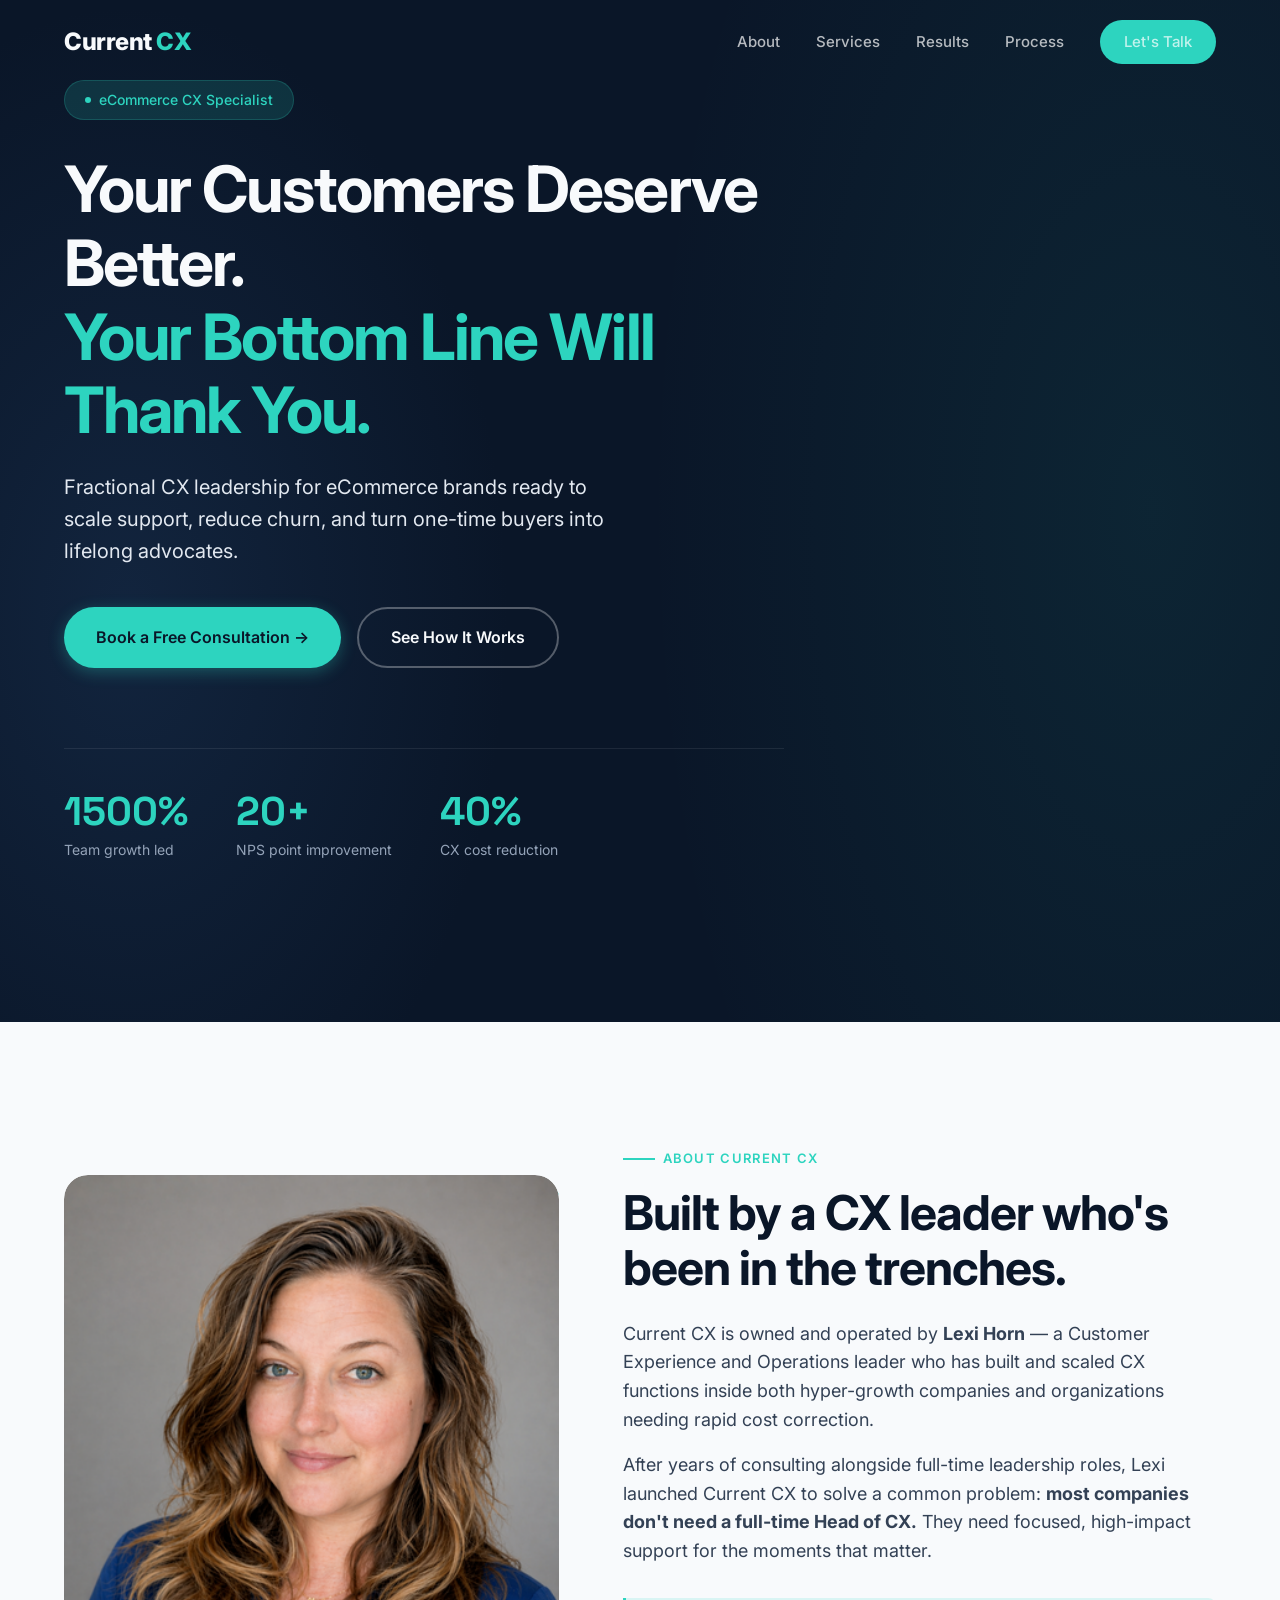
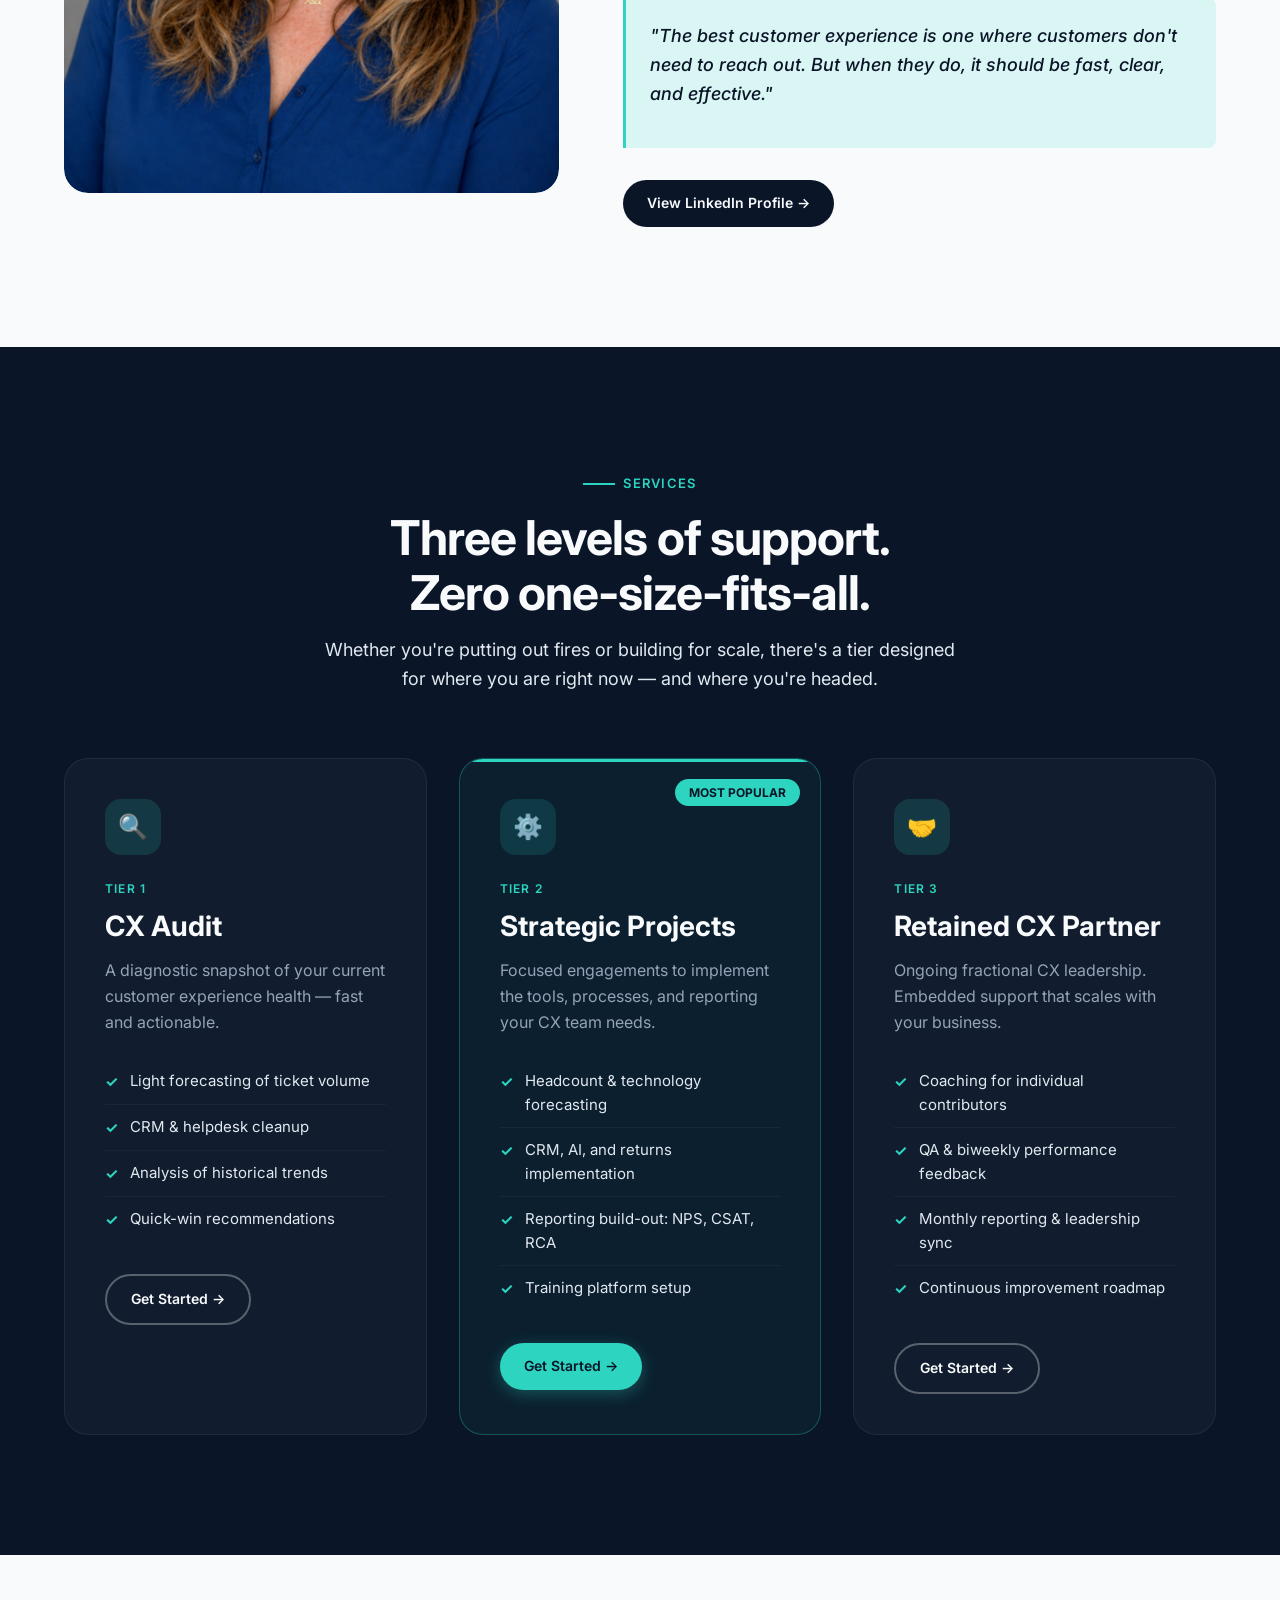
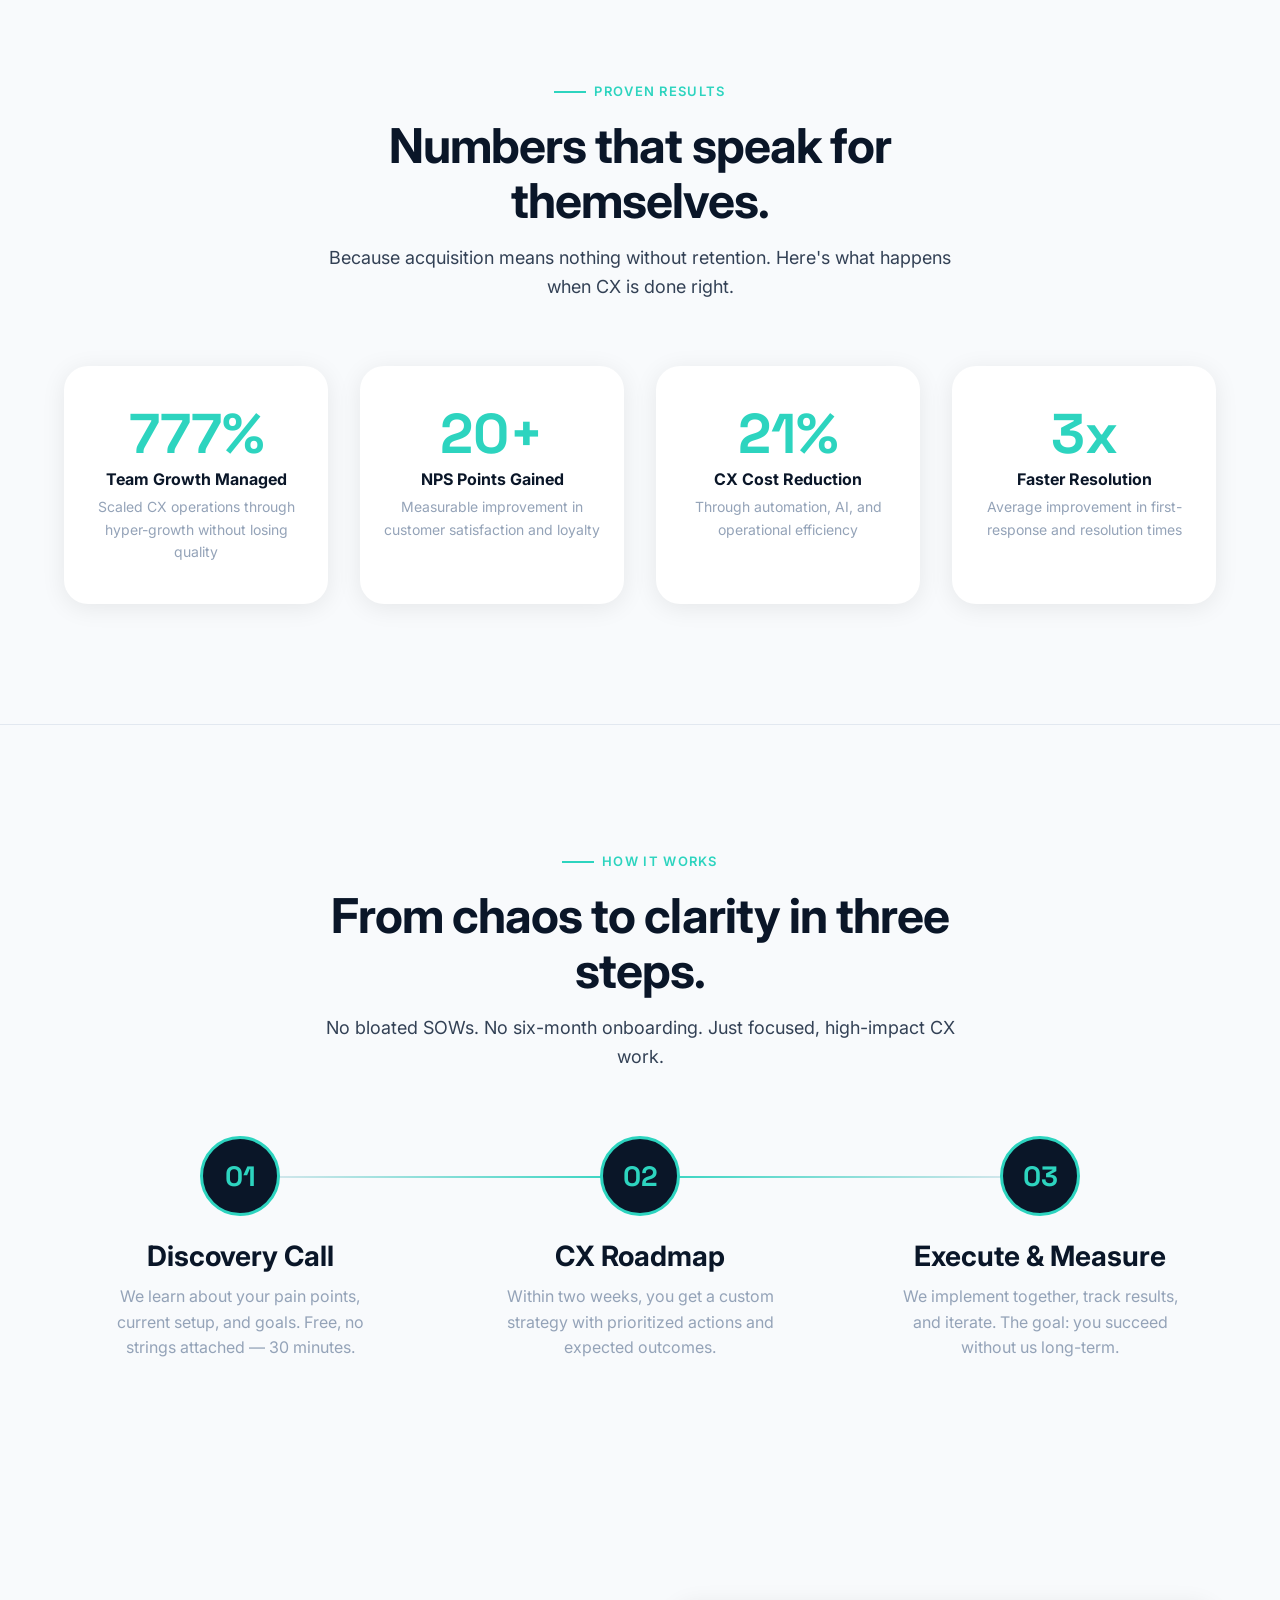
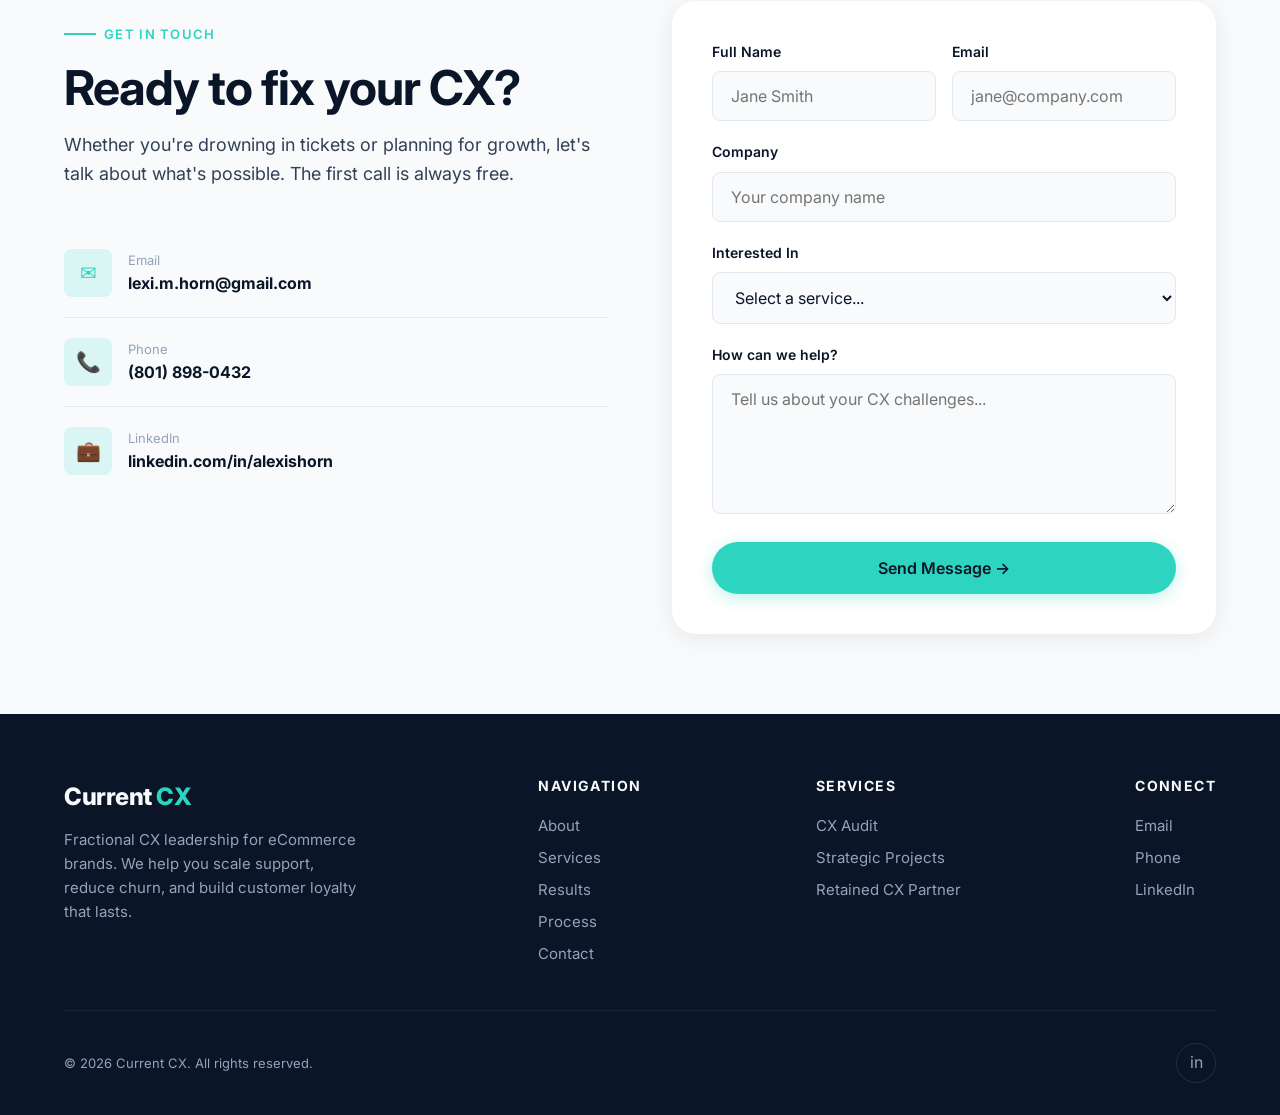
<file: index.html>
<!DOCTYPE html>
<html lang="en">
<head>
  <meta charset="UTF-8">
  <meta name="viewport" content="width=device-width, initial-scale=1.0">
  <title>Current CX — Fractional CX Leadership for eCommerce Brands</title>
  <meta name="description" content="Current CX helps eCommerce brands scale support, reduce churn, and turn customers into advocates. Fractional CX leadership by Lexi Horn.">
  <meta name="keywords" content="customer experience, CX consulting, eCommerce CX, fractional CX, customer retention, NPS improvement">
  <link rel="stylesheet" href="styles.css">
  <link rel="icon" type="image/svg+xml" href="data:image/svg+xml,<svg xmlns='http://www.w3.org/2000/svg' viewBox='0 0 32 32'><text y='28' font-size='28'>⚡</text></svg>">
</head>
<body>

  <!-- ===== NAVIGATION ===== -->
  <nav class="navbar" id="navbar">
    <div class="nav-inner">
      <a href="#hero" class="nav-logo">Current <span>CX</span></a>
      <div class="nav-links" id="nav-links">
        <a href="#about">About</a>
        <a href="#services">Services</a>
        <a href="#results">Results</a>
        <a href="#process">Process</a>
        <a href="#contact" class="nav-cta">Let's Talk</a>
      </div>
      <div class="hamburger" id="hamburger">
        <span></span><span></span><span></span>
      </div>
    </div>
  </nav>

  <!-- ===== HERO ===== -->
  <section class="hero" id="hero">
    <div class="container">
      <div class="hero-content">
        <div class="hero-badge">
          <span>eCommerce CX Specialist</span>
        </div>
        <h1>Your Customers Deserve Better.<br><em>Your Bottom Line Will Thank You.</em></h1>
        <p>Fractional CX leadership for eCommerce brands ready to scale support, reduce churn, and turn one-time buyers into lifelong advocates.</p>
        <div class="hero-buttons">
          <a href="#contact" class="btn btn-primary">Book a Free Consultation →</a>
          <a href="#process" class="btn btn-outline">See How It Works</a>
        </div>
        <div class="hero-stats">
          <div class="hero-stat">
            <h3 class="accent-font" data-count="1500%">0%</h3>
            <p>Team growth led</p>
          </div>
          <div class="hero-stat">
            <h3 class="accent-font" data-count="20+">0</h3>
            <p>NPS point improvement</p>
          </div>
          <div class="hero-stat">
            <h3 class="accent-font" data-count="40%">0%</h3>
            <p>CX cost reduction</p>
          </div>
        </div>
      </div>
    </div>
  </section>

  <!-- ===== ABOUT ===== -->
  <section class="section-alt" id="about">
    <div class="container">
      <div class="about-content">
        <div class="about-image-wrapper reveal">
          <img src="lexi-horn.png" alt="Lexi Horn — Founder of Current CX" class="about-image">
        </div>
        <div class="about-text reveal reveal-delay-1">
          <div class="section-label">About Current CX</div>
          <h2>Built by a CX leader who's been in the trenches.</h2>
          <p>Current CX is owned and operated by <strong>Lexi Horn</strong> — a Customer Experience and Operations leader who has built and scaled CX functions inside both hyper-growth companies and organizations needing rapid cost correction.</p>
          <p>After years of consulting alongside full-time leadership roles, Lexi launched Current CX to solve a common problem: <strong>most companies don't need a full-time Head of CX.</strong> They need focused, high-impact support for the moments that matter.</p>
          <div class="about-philosophy">
            <p>"The best customer experience is one where customers don't need to reach out. But when they do, it should be fast, clear, and effective."</p>
          </div>
          <div style="margin-top: 32px;">
            <a href="https://www.linkedin.com/in/alexishorn/" target="_blank" rel="noopener" class="btn btn-dark btn-sm">View LinkedIn Profile →</a>
          </div>
        </div>
      </div>
    </div>
  </section>

  <!-- ===== SERVICES ===== -->
  <section class="section-dark" id="services">
    <div class="container">
      <div class="services-header reveal">
        <div class="section-label">Services</div>
        <h2>Three levels of support.<br>Zero one-size-fits-all.</h2>
        <p>Whether you're putting out fires or building for scale, there's a tier designed for where you are right now — and where you're headed.</p>
      </div>
      <div class="grid-3">

        <!-- Audit -->
        <div class="service-card reveal reveal-delay-1">
          <div class="service-icon">🔍</div>
          <div class="service-tier">Tier 1</div>
          <h3>CX Audit</h3>
          <p>A diagnostic snapshot of your current customer experience health — fast and actionable.</p>
          <ul class="service-list">
            <li>Light forecasting of ticket volume</li>
            <li>CRM & helpdesk cleanup</li>
            <li>Analysis of historical trends</li>
            <li>Quick-win recommendations</li>
          </ul>
          <a href="#contact" class="btn btn-outline btn-sm">Get Started →</a>
        </div>

        <!-- One-Time Projects -->
        <div class="service-card featured reveal reveal-delay-2">
          <span class="popular-badge">Most Popular</span>
          <div class="service-icon">⚙️</div>
          <div class="service-tier">Tier 2</div>
          <h3>Strategic Projects</h3>
          <p>Focused engagements to implement the tools, processes, and reporting your CX team needs.</p>
          <ul class="service-list">
            <li>Headcount & technology forecasting</li>
            <li>CRM, AI, and returns implementation</li>
            <li>Reporting build-out: NPS, CSAT, RCA</li>
            <li>Training platform setup</li>
          </ul>
          <a href="#contact" class="btn btn-primary btn-sm">Get Started →</a>
        </div>

        <!-- Continued Services -->
        <div class="service-card reveal reveal-delay-3">
          <div class="service-icon">🤝</div>
          <div class="service-tier">Tier 3</div>
          <h3>Retained CX Partner</h3>
          <p>Ongoing fractional CX leadership. Embedded support that scales with your business.</p>
          <ul class="service-list">
            <li>Coaching for individual contributors</li>
            <li>QA & biweekly performance feedback</li>
            <li>Monthly reporting & leadership sync</li>
            <li>Continuous improvement roadmap</li>
          </ul>
          <a href="#contact" class="btn btn-outline btn-sm">Get Started →</a>
        </div>

      </div>
    </div>
  </section>

  <!-- ===== RESULTS ===== -->
  <section class="section-alt" id="results">
    <div class="container">
      <div class="services-header reveal">
        <div class="section-label">Proven Results</div>
        <h2>Numbers that speak for themselves.</h2>
        <p>Because acquisition means nothing without retention. Here's what happens when CX is done right.</p>
      </div>
      <div class="results-grid">
        <div class="result-card reveal reveal-delay-1">
          <div class="result-number" data-count="1500%">0</div>
          <h4>Team Growth Managed</h4>
          <p>Scaled CX operations through hyper-growth without losing quality</p>
        </div>
        <div class="result-card reveal reveal-delay-2">
          <div class="result-number" data-count="20+">0</div>
          <h4>NPS Points Gained</h4>
          <p>Measurable improvement in customer satisfaction and loyalty</p>
        </div>
        <div class="result-card reveal reveal-delay-3">
          <div class="result-number" data-count="40%">0</div>
          <h4>CX Cost Reduction</h4>
          <p>Through automation, AI, and operational efficiency</p>
        </div>
        <div class="result-card reveal reveal-delay-4">
          <div class="result-number" data-count="3x">0</div>
          <h4>Faster Resolution</h4>
          <p>Average improvement in first-response and resolution times</p>
        </div>
      </div>
    </div>
  </section>

  <!-- ===== PROCESS ===== -->
  <section class="section-alt" id="process" style="background: var(--snow); border-top: 1px solid var(--mist);">
    <div class="container">
      <div class="services-header reveal">
        <div class="section-label">How It Works</div>
        <h2>From chaos to clarity in three steps.</h2>
        <p>No bloated SOWs. No six-month onboarding. Just focused, high-impact CX work.</p>
      </div>
      <div class="process-steps">
        <div class="process-step reveal reveal-delay-1">
          <div class="step-number">01</div>
          <h3>Discovery Call</h3>
          <p>We learn about your pain points, current setup, and goals. Free, no strings attached — 30 minutes.</p>
        </div>
        <div class="process-step reveal reveal-delay-2">
          <div class="step-number">02</div>
          <h3>CX Roadmap</h3>
          <p>Within two weeks, you get a custom strategy with prioritized actions and expected outcomes.</p>
        </div>
        <div class="process-step reveal reveal-delay-3">
          <div class="step-number">03</div>
          <h3>Execute & Measure</h3>
          <p>We implement together, track results, and iterate. The goal: you succeed without us long-term.</p>
        </div>
      </div>
    </div>
  </section>

  <!-- ===== CONTACT ===== -->
  <section class="section-alt" id="contact" style="padding-bottom: 80px;">
    <div class="container">
      <div class="contact-grid">
        <div class="contact-info reveal">
          <div class="section-label">Get In Touch</div>
          <h2>Ready to fix your CX?</h2>
          <p>Whether you're drowning in tickets or planning for growth, let's talk about what's possible. The first call is always free.</p>
          <div class="contact-method">
            <div class="contact-icon">✉</div>
            <div>
              <span>Email</span>
              <a href="mailto:lexi.m.horn@gmail.com"><strong>lexi.m.horn@gmail.com</strong></a>
            </div>
          </div>
          <div class="contact-method">
            <div class="contact-icon">📞</div>
            <div>
              <span>Phone</span>
              <a href="tel:+18018980432"><strong>(801) 898-0432</strong></a>
            </div>
          </div>
          <div class="contact-method">
            <div class="contact-icon">💼</div>
            <div>
              <span>LinkedIn</span>
              <a href="https://www.linkedin.com/in/alexishorn/" target="_blank" rel="noopener"><strong>linkedin.com/in/alexishorn</strong></a>
            </div>
          </div>
        </div>
        <div class="contact-form-wrapper reveal reveal-delay-1">
          <form id="contact-form">
            <div class="form-row">
              <div class="form-group">
                <label for="name">Full Name</label>
                <input type="text" id="name" name="name" placeholder="Jane Smith" required>
              </div>
              <div class="form-group">
                <label for="email">Email</label>
                <input type="email" id="email" name="email" placeholder="jane@company.com" required>
              </div>
            </div>
            <div class="form-group">
              <label for="company">Company</label>
              <input type="text" id="company" name="company" placeholder="Your company name">
            </div>
            <div class="form-group">
              <label for="service">Interested In</label>
              <select id="service" name="service">
                <option value="">Select a service...</option>
                <option value="audit">CX Audit</option>
                <option value="project">Strategic Project</option>
                <option value="retained">Retained CX Partner</option>
                <option value="other">Not sure yet</option>
              </select>
            </div>
            <div class="form-group">
              <label for="message">How can we help?</label>
              <textarea id="message" name="message" placeholder="Tell us about your CX challenges..." required></textarea>
            </div>
            <button type="submit" class="btn btn-primary btn-submit">Send Message →</button>
          </form>
        </div>
      </div>
    </div>
  </section>

  <!-- ===== FOOTER ===== -->
  <footer class="footer">
    <div class="container">
      <div class="footer-inner">
        <div class="footer-brand">
          <a href="#hero" class="nav-logo">Current <span>CX</span></a>
          <p>Fractional CX leadership for eCommerce brands. We help you scale support, reduce churn, and build customer loyalty that lasts.</p>
        </div>
        <div class="footer-links">
          <h4>Navigation</h4>
          <a href="#about">About</a>
          <a href="#services">Services</a>
          <a href="#results">Results</a>
          <a href="#process">Process</a>
          <a href="#contact">Contact</a>
        </div>
        <div class="footer-links">
          <h4>Services</h4>
          <a href="#services">CX Audit</a>
          <a href="#services">Strategic Projects</a>
          <a href="#services">Retained CX Partner</a>
        </div>
        <div class="footer-links">
          <h4>Connect</h4>
          <a href="mailto:lexi.m.horn@gmail.com">Email</a>
          <a href="tel:+18018980432">Phone</a>
          <a href="https://www.linkedin.com/in/alexishorn/" target="_blank" rel="noopener">LinkedIn</a>
        </div>
      </div>
      <div class="footer-bottom">
        <p>&copy; 2026 Current CX. All rights reserved.</p>
        <div class="social-links">
          <a href="https://www.linkedin.com/in/alexishorn/" target="_blank" rel="noopener" aria-label="LinkedIn">in</a>
        </div>
      </div>
    </div>
  </footer>

  <script src="script.js"></script>
</body>
</html>
</file>
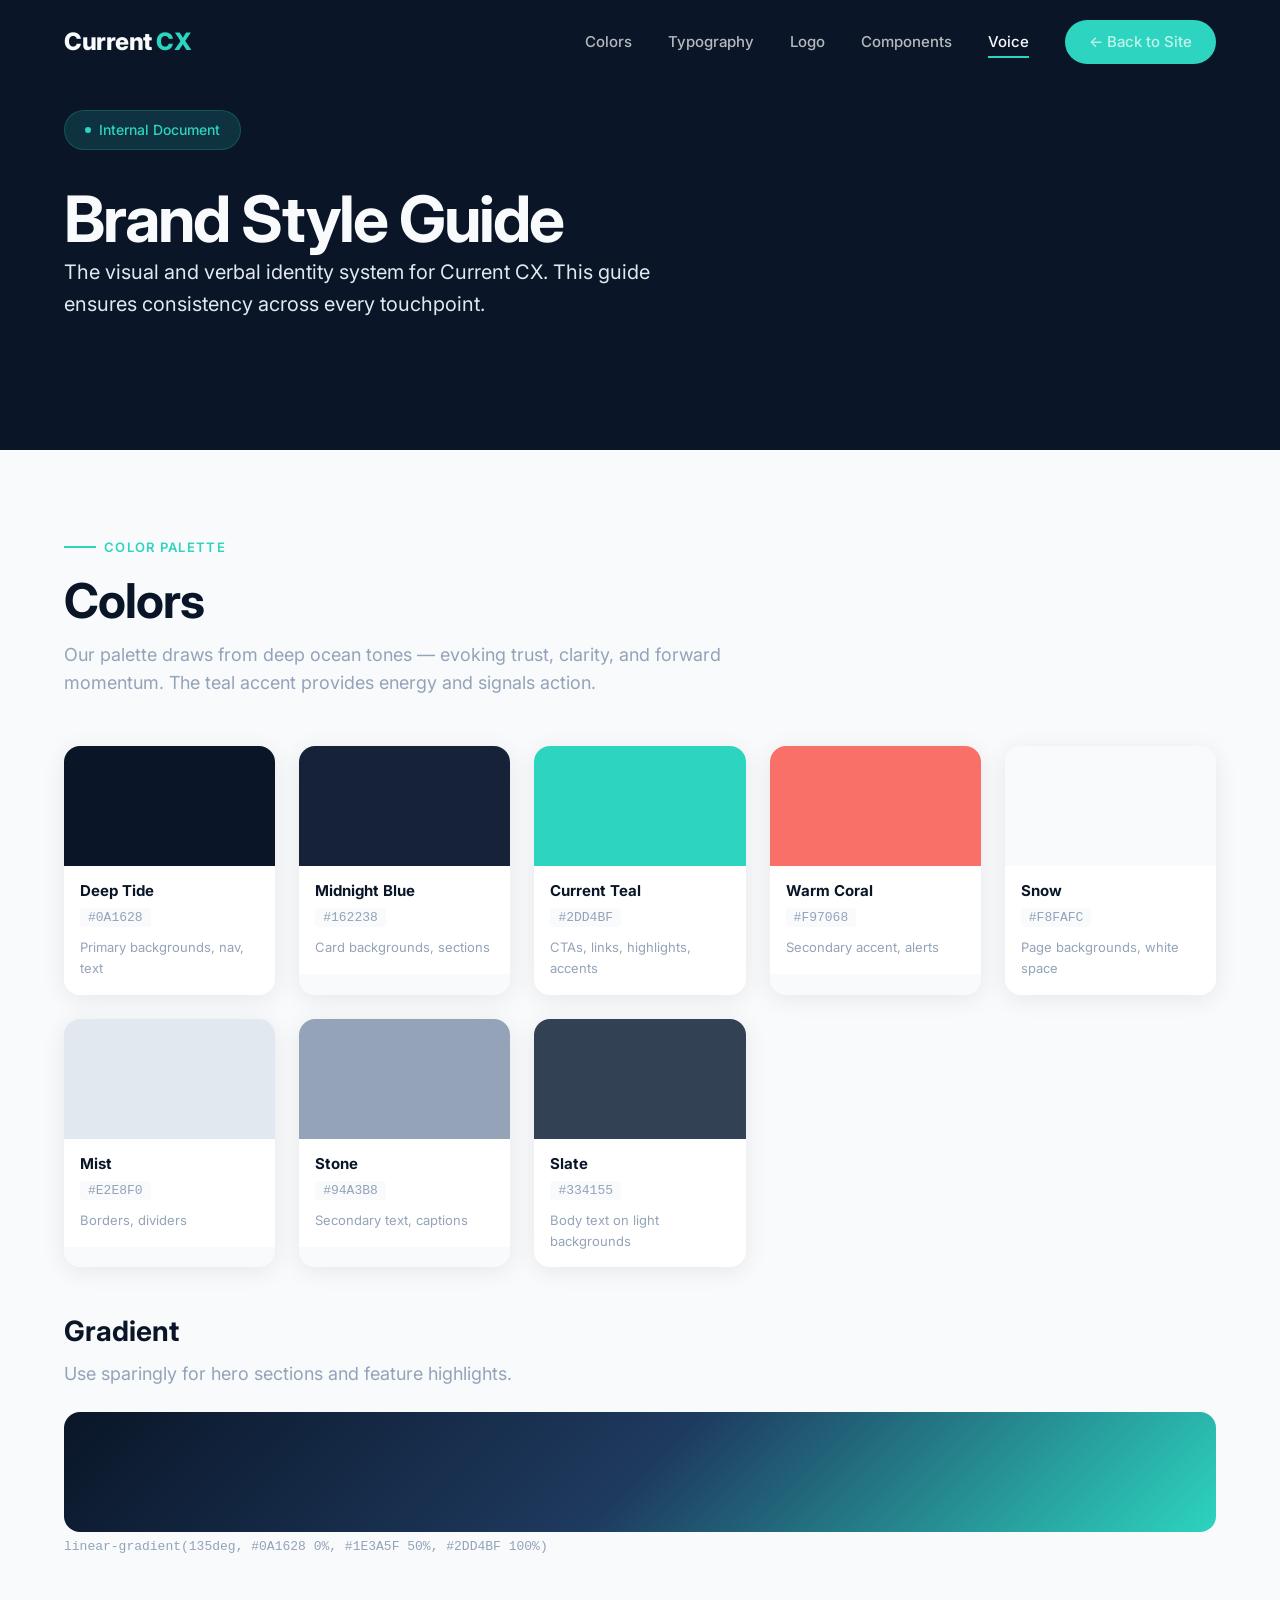
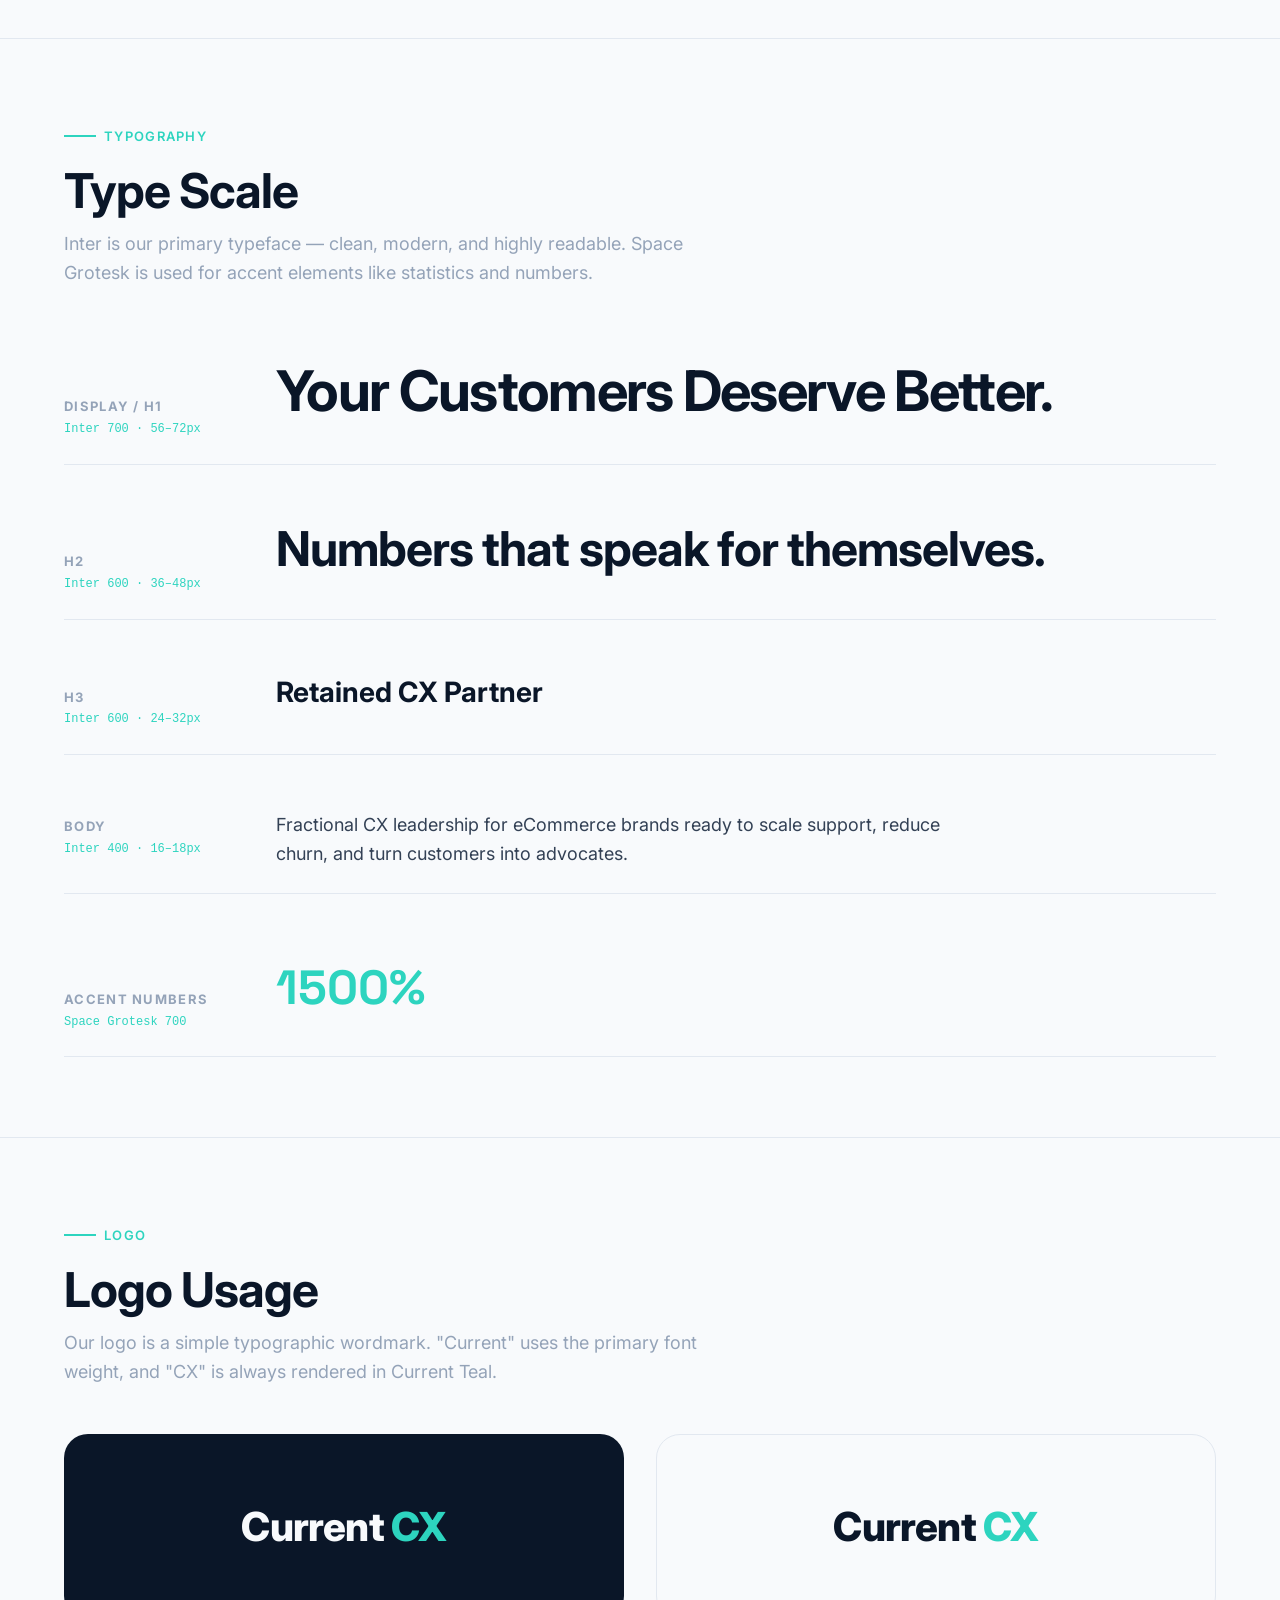
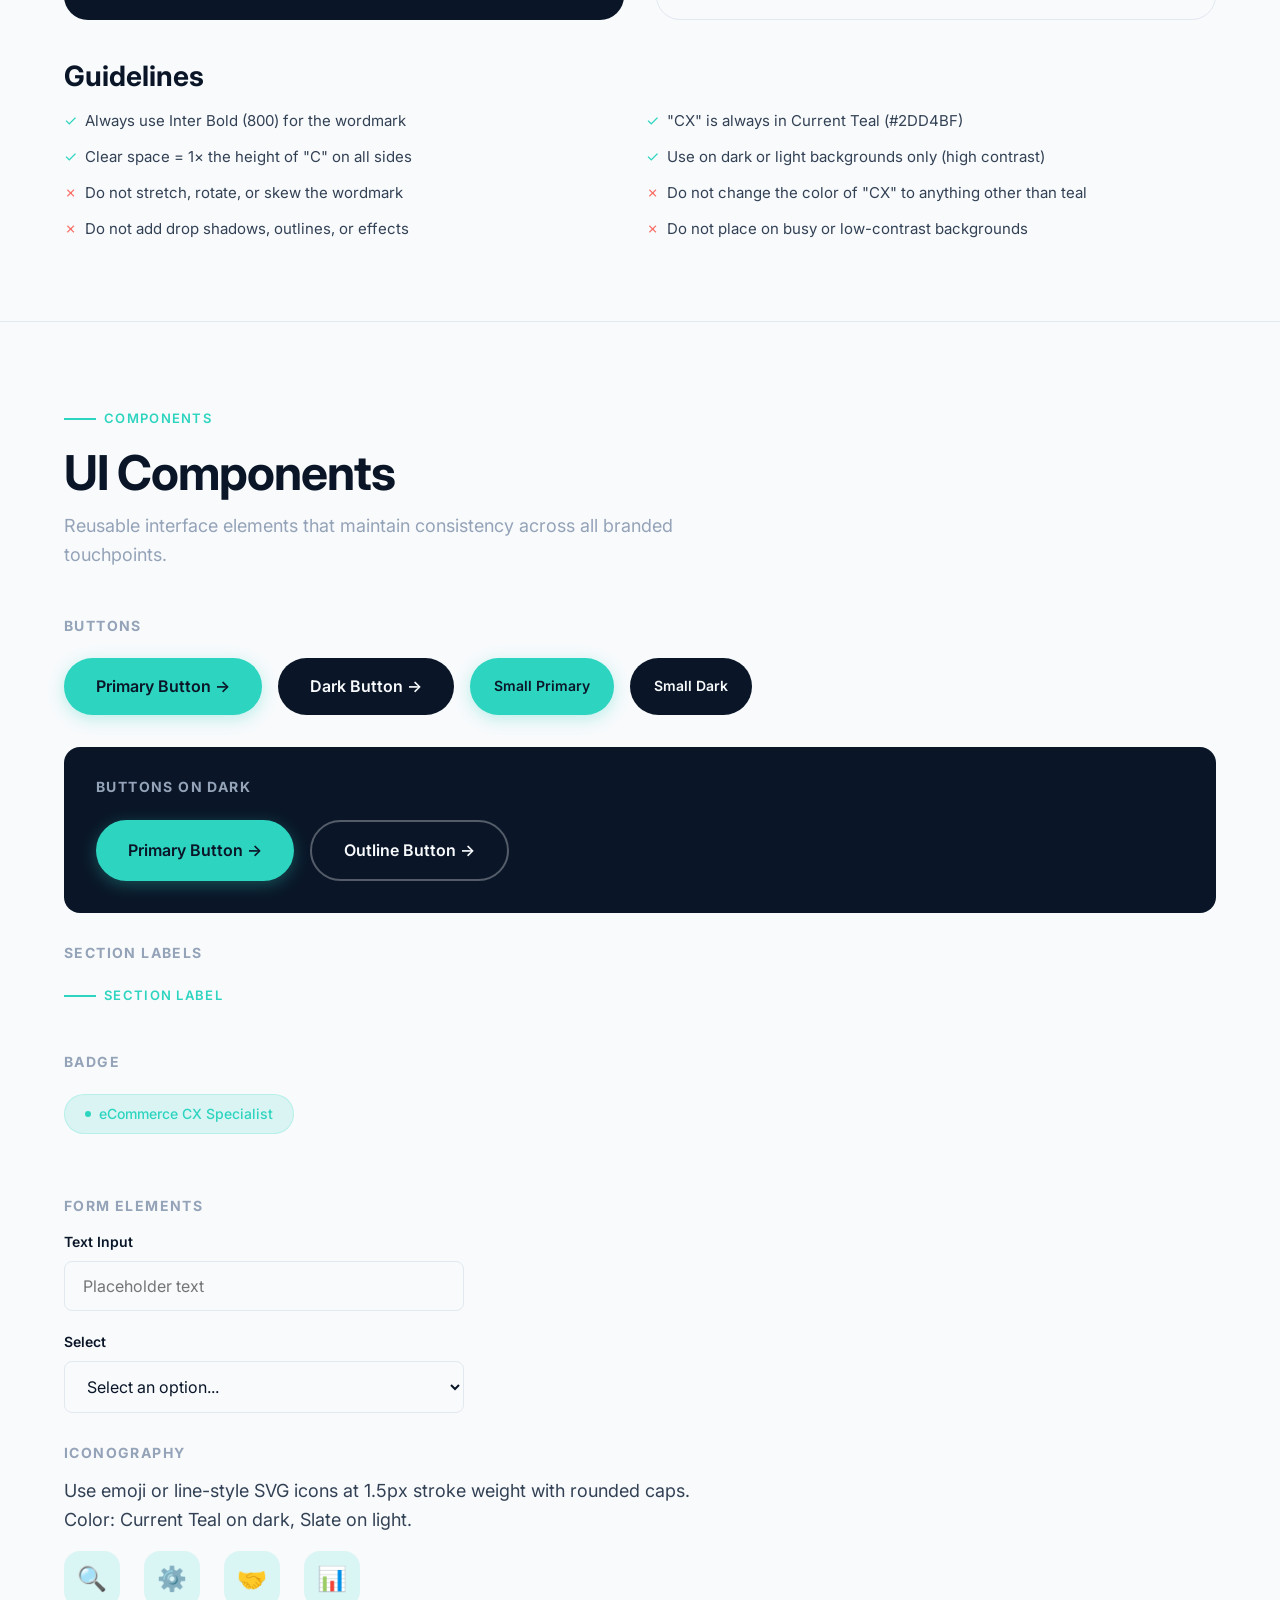
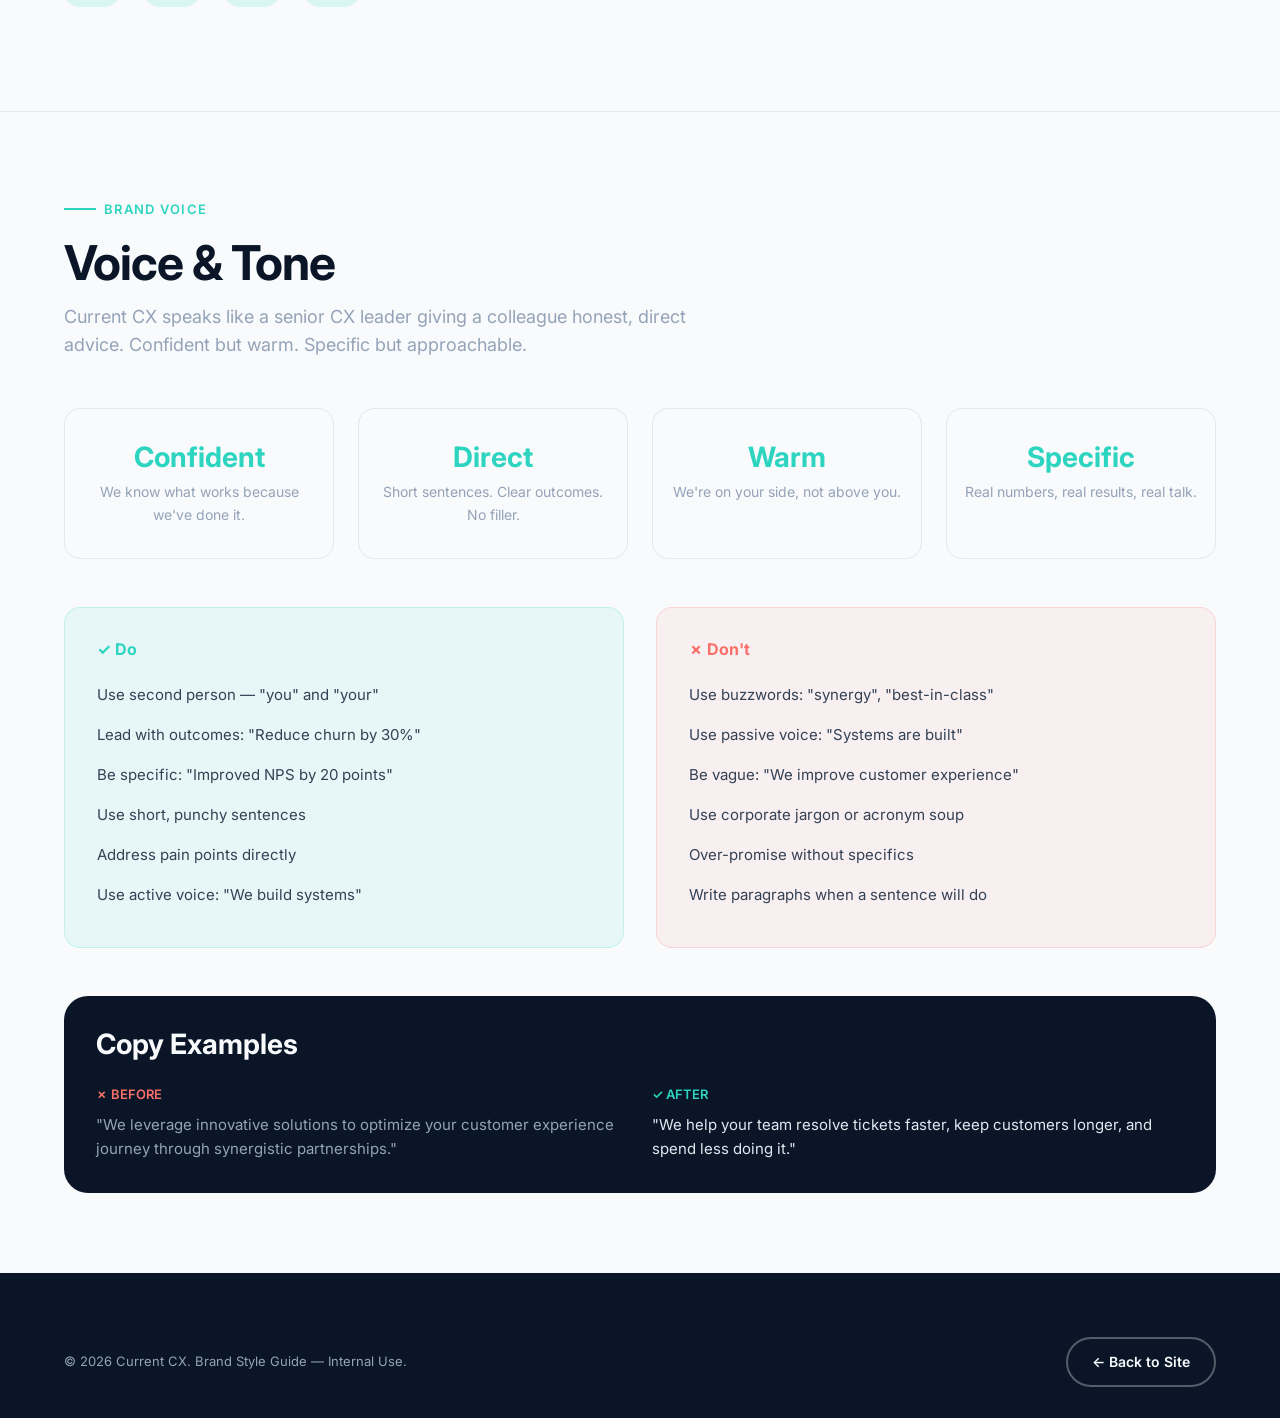
<file: brand-style-guide.html>
<!DOCTYPE html>
<html lang="en">
<head>
  <meta charset="UTF-8">
  <meta name="viewport" content="width=device-width, initial-scale=1.0">
  <title>Current CX — Brand Style Guide</title>
  <link rel="stylesheet" href="styles.css">
  <style>
    /* Style Guide specific styles */
    .guide-hero { min-height: 50vh; display: flex; align-items: center; background: var(--deep-tide); padding-top: 100px; }
    .guide-hero h1 { color: var(--snow); }
    .guide-hero p { color: var(--mist); font-size: 1.25rem; max-width: 600px; }
    .guide-section { padding: 80px 0; border-bottom: 1px solid var(--mist); }
    .guide-section:last-of-type { border-bottom: none; }
    .guide-section h2 { margin-bottom: 12px; }
    .guide-section > .container > p { margin-bottom: 48px; color: var(--stone); }

    /* Color swatches */
    .color-grid { display: grid; grid-template-columns: repeat(auto-fill, minmax(200px, 1fr)); gap: 24px; }
    .color-swatch { border-radius: var(--radius-md); overflow: hidden; box-shadow: var(--shadow-card); }
    .swatch-preview { height: 120px; }
    .swatch-info { padding: 16px; background: white; }
    .swatch-info h4 { font-size: 0.9375rem; margin-bottom: 4px; }
    .swatch-info code { font-size: 0.8125rem; color: var(--stone); background: var(--snow); padding: 2px 8px; border-radius: 4px; }
    .swatch-info p { font-size: 0.8125rem; color: var(--stone); margin-top: 8px; }

    /* Type scale */
    .type-scale { display: flex; flex-direction: column; gap: 32px; }
    .type-row { display: flex; align-items: baseline; gap: 32px; padding: 24px 0; border-bottom: 1px solid var(--mist); }
    .type-label { min-width: 180px; flex-shrink: 0; }
    .type-label h4 { font-size: 0.8125rem; color: var(--stone); text-transform: uppercase; letter-spacing: 0.1em; }
    .type-label code { font-size: 0.75rem; color: var(--current-teal); }
    .type-sample { flex: 1; }

    /* Logo section */
    .logo-grid { display: grid; grid-template-columns: 1fr 1fr; gap: 32px; }
    .logo-card { padding: 60px 40px; border-radius: var(--radius-lg); display: flex; align-items: center; justify-content: center; }
    .logo-dark { background: var(--deep-tide); }
    .logo-light { background: var(--snow); border: 1px solid var(--mist); }
    .logo-text { font-family: var(--font-primary); font-size: 2.5rem; font-weight: 800; letter-spacing: -0.02em; }
    .logo-text span { color: var(--current-teal); }

    /* Component showcase */
    .component-row { display: flex; flex-wrap: wrap; gap: 16px; margin-bottom: 32px; }
    .component-row h4 { width: 100%; font-size: 0.875rem; color: var(--stone); text-transform: uppercase; letter-spacing: 0.1em; margin-bottom: 8px; }

    /* Voice section */
    .voice-grid { display: grid; grid-template-columns: 1fr 1fr; gap: 32px; }
    .voice-card { padding: 32px; border-radius: var(--radius-md); }
    .voice-do { background: rgba(45, 212, 191, 0.08); border: 1px solid rgba(45, 212, 191, 0.2); }
    .voice-dont { background: rgba(249, 112, 104, 0.08); border: 1px solid rgba(249, 112, 104, 0.2); }
    .voice-card h4 { margin-bottom: 16px; display: flex; align-items: center; gap: 8px; }
    .voice-card li { padding: 8px 0; font-size: 0.9375rem; color: var(--slate); }

    /* Gradient demo */
    .gradient-demo { height: 120px; border-radius: var(--radius-md); margin-top: 24px; }

    @media (max-width: 768px) {
      .type-row { flex-direction: column; gap: 8px; }
      .type-label { min-width: auto; }
      .logo-grid, .voice-grid { grid-template-columns: 1fr; }
    }
  </style>
</head>
<body>

  <!-- Nav -->
  <nav class="navbar scrolled">
    <div class="nav-inner">
      <a href="index.html" class="nav-logo">Current <span>CX</span></a>
      <div class="nav-links">
        <a href="#colors">Colors</a>
        <a href="#typography">Typography</a>
        <a href="#logo">Logo</a>
        <a href="#components">Components</a>
        <a href="#voice">Voice</a>
        <a href="index.html" class="nav-cta">← Back to Site</a>
      </div>
      <div class="hamburger" id="hamburger">
        <span></span><span></span><span></span>
      </div>
    </div>
  </nav>

  <!-- Hero -->
  <section class="guide-hero">
    <div class="container">
      <div class="hero-badge"><span>Internal Document</span></div>
      <h1>Brand Style Guide</h1>
      <p>The visual and verbal identity system for Current CX. This guide ensures consistency across every touchpoint.</p>
    </div>
  </section>

  <!-- COLORS -->
  <section class="guide-section" id="colors">
    <div class="container">
      <div class="section-label">Color Palette</div>
      <h2>Colors</h2>
      <p>Our palette draws from deep ocean tones — evoking trust, clarity, and forward momentum. The teal accent provides energy and signals action.</p>
      <div class="color-grid">
        <div class="color-swatch">
          <div class="swatch-preview" style="background:#0A1628;"></div>
          <div class="swatch-info"><h4>Deep Tide</h4><code>#0A1628</code><p>Primary backgrounds, nav, text</p></div>
        </div>
        <div class="color-swatch">
          <div class="swatch-preview" style="background:#162238;"></div>
          <div class="swatch-info"><h4>Midnight Blue</h4><code>#162238</code><p>Card backgrounds, sections</p></div>
        </div>
        <div class="color-swatch">
          <div class="swatch-preview" style="background:#2DD4BF;"></div>
          <div class="swatch-info"><h4>Current Teal</h4><code>#2DD4BF</code><p>CTAs, links, highlights, accents</p></div>
        </div>
        <div class="color-swatch">
          <div class="swatch-preview" style="background:#F97068;"></div>
          <div class="swatch-info"><h4>Warm Coral</h4><code>#F97068</code><p>Secondary accent, alerts</p></div>
        </div>
        <div class="color-swatch">
          <div class="swatch-preview" style="background:#F8FAFC;"></div>
          <div class="swatch-info"><h4>Snow</h4><code>#F8FAFC</code><p>Page backgrounds, white space</p></div>
        </div>
        <div class="color-swatch">
          <div class="swatch-preview" style="background:#E2E8F0;"></div>
          <div class="swatch-info"><h4>Mist</h4><code>#E2E8F0</code><p>Borders, dividers</p></div>
        </div>
        <div class="color-swatch">
          <div class="swatch-preview" style="background:#94A3B8;"></div>
          <div class="swatch-info"><h4>Stone</h4><code>#94A3B8</code><p>Secondary text, captions</p></div>
        </div>
        <div class="color-swatch">
          <div class="swatch-preview" style="background:#334155;"></div>
          <div class="swatch-info"><h4>Slate</h4><code>#334155</code><p>Body text on light backgrounds</p></div>
        </div>
      </div>
      <h3 style="margin-top:48px; margin-bottom:12px;">Gradient</h3>
      <p style="margin-bottom: 16px;">Use sparingly for hero sections and feature highlights.</p>
      <div class="gradient-demo" style="background:linear-gradient(135deg, #0A1628 0%, #1E3A5F 50%, #2DD4BF 100%);"></div>
      <code style="color:var(--stone); font-size:0.8125rem;">linear-gradient(135deg, #0A1628 0%, #1E3A5F 50%, #2DD4BF 100%)</code>
    </div>
  </section>

  <!-- TYPOGRAPHY -->
  <section class="guide-section" id="typography">
    <div class="container">
      <div class="section-label">Typography</div>
      <h2>Type Scale</h2>
      <p>Inter is our primary typeface — clean, modern, and highly readable. Space Grotesk is used for accent elements like statistics and numbers.</p>
      <div class="type-scale">
        <div class="type-row">
          <div class="type-label"><h4>Display / H1</h4><code>Inter 700 · 56–72px</code></div>
          <div class="type-sample"><h1 style="font-size:3.5rem;">Your Customers Deserve Better.</h1></div>
        </div>
        <div class="type-row">
          <div class="type-label"><h4>H2</h4><code>Inter 600 · 36–48px</code></div>
          <div class="type-sample"><h2>Numbers that speak for themselves.</h2></div>
        </div>
        <div class="type-row">
          <div class="type-label"><h4>H3</h4><code>Inter 600 · 24–32px</code></div>
          <div class="type-sample"><h3>Retained CX Partner</h3></div>
        </div>
        <div class="type-row">
          <div class="type-label"><h4>Body</h4><code>Inter 400 · 16–18px</code></div>
          <div class="type-sample"><p>Fractional CX leadership for eCommerce brands ready to scale support, reduce churn, and turn customers into advocates.</p></div>
        </div>
        <div class="type-row">
          <div class="type-label"><h4>Accent Numbers</h4><code>Space Grotesk 700</code></div>
          <div class="type-sample"><span class="accent-font" style="font-size:3rem; font-weight:700; color:var(--current-teal);">1500%</span></div>
        </div>
      </div>
    </div>
  </section>

  <!-- LOGO -->
  <section class="guide-section" id="logo">
    <div class="container">
      <div class="section-label">Logo</div>
      <h2>Logo Usage</h2>
      <p>Our logo is a simple typographic wordmark. "Current" uses the primary font weight, and "CX" is always rendered in Current Teal.</p>
      <div class="logo-grid">
        <div class="logo-card logo-dark">
          <span class="logo-text" style="color:var(--snow);">Current <span>CX</span></span>
        </div>
        <div class="logo-card logo-light">
          <span class="logo-text" style="color:var(--deep-tide);">Current <span>CX</span></span>
        </div>
      </div>
      <div style="margin-top:40px;">
        <h3 style="margin-bottom:16px;">Guidelines</h3>
        <ul style="display:grid; grid-template-columns:1fr 1fr; gap:12px;">
          <li style="display:flex;align-items:center;gap:8px;color:var(--current-teal);font-size:0.9375rem;">✓ <span style="color:var(--slate);">Always use Inter Bold (800) for the wordmark</span></li>
          <li style="display:flex;align-items:center;gap:8px;color:var(--current-teal);font-size:0.9375rem;">✓ <span style="color:var(--slate);">"CX" is always in Current Teal (#2DD4BF)</span></li>
          <li style="display:flex;align-items:center;gap:8px;color:var(--current-teal);font-size:0.9375rem;">✓ <span style="color:var(--slate);">Clear space = 1× the height of "C" on all sides</span></li>
          <li style="display:flex;align-items:center;gap:8px;color:var(--current-teal);font-size:0.9375rem;">✓ <span style="color:var(--slate);">Use on dark or light backgrounds only (high contrast)</span></li>
          <li style="display:flex;align-items:center;gap:8px;color:var(--warm-coral);font-size:0.9375rem;">✗ <span style="color:var(--slate);">Do not stretch, rotate, or skew the wordmark</span></li>
          <li style="display:flex;align-items:center;gap:8px;color:var(--warm-coral);font-size:0.9375rem;">✗ <span style="color:var(--slate);">Do not change the color of "CX" to anything other than teal</span></li>
          <li style="display:flex;align-items:center;gap:8px;color:var(--warm-coral);font-size:0.9375rem;">✗ <span style="color:var(--slate);">Do not add drop shadows, outlines, or effects</span></li>
          <li style="display:flex;align-items:center;gap:8px;color:var(--warm-coral);font-size:0.9375rem;">✗ <span style="color:var(--slate);">Do not place on busy or low-contrast backgrounds</span></li>
        </ul>
      </div>
    </div>
  </section>

  <!-- COMPONENTS -->
  <section class="guide-section" id="components">
    <div class="container">
      <div class="section-label">Components</div>
      <h2>UI Components</h2>
      <p>Reusable interface elements that maintain consistency across all branded touchpoints.</p>

      <div class="component-row">
        <h4>Buttons</h4>
        <a class="btn btn-primary">Primary Button →</a>
        <a class="btn btn-dark">Dark Button →</a>
        <a class="btn btn-primary btn-sm">Small Primary</a>
        <a class="btn btn-dark btn-sm">Small Dark</a>
      </div>

      <div class="component-row" style="background:var(--deep-tide); padding:32px; border-radius:var(--radius-md);">
        <h4 style="color:var(--stone);">Buttons on Dark</h4>
        <a class="btn btn-primary">Primary Button →</a>
        <a class="btn btn-outline">Outline Button →</a>
      </div>

      <div class="component-row" style="margin-top:32px;">
        <h4>Section Labels</h4>
        <div class="section-label">Section Label</div>
      </div>

      <div class="component-row" style="margin-top:16px;">
        <h4>Badge</h4>
        <div class="hero-badge"><span>eCommerce CX Specialist</span></div>
      </div>

      <div style="margin-top:32px;">
        <h4 style="font-size:0.875rem; color:var(--stone); text-transform:uppercase; letter-spacing:0.1em; margin-bottom:16px;">Form Elements</h4>
        <div style="max-width:400px;">
          <div class="form-group">
            <label for="demo-input">Text Input</label>
            <input type="text" id="demo-input" placeholder="Placeholder text">
          </div>
          <div class="form-group">
            <label for="demo-select">Select</label>
            <select id="demo-select">
              <option>Select an option...</option>
              <option>Option A</option>
            </select>
          </div>
        </div>
      </div>

      <div style="margin-top:32px;">
        <h4 style="font-size:0.875rem; color:var(--stone); text-transform:uppercase; letter-spacing:0.1em; margin-bottom:16px;">Iconography</h4>
        <p style="margin-bottom:16px;">Use emoji or line-style SVG icons at 1.5px stroke weight with rounded caps. Color: Current Teal on dark, Slate on light.</p>
        <div style="display:flex; gap:24px;">
          <div class="service-icon">🔍</div>
          <div class="service-icon">⚙️</div>
          <div class="service-icon">🤝</div>
          <div class="service-icon">📊</div>
        </div>
      </div>
    </div>
  </section>

  <!-- VOICE -->
  <section class="guide-section" id="voice">
    <div class="container">
      <div class="section-label">Brand Voice</div>
      <h2>Voice & Tone</h2>
      <p>Current CX speaks like a senior CX leader giving a colleague honest, direct advice. Confident but warm. Specific but approachable.</p>

      <div style="display:grid; grid-template-columns:repeat(4,1fr); gap:24px; margin-bottom:48px;">
        <div style="text-align:center; padding:32px 16px; background:var(--snow); border-radius:var(--radius-md); border:1px solid var(--mist);">
          <h3 style="color:var(--current-teal); margin-bottom:8px;">Confident</h3>
          <p style="font-size:0.875rem; color:var(--stone); margin:0 auto;">We know what works because we've done it.</p>
        </div>
        <div style="text-align:center; padding:32px 16px; background:var(--snow); border-radius:var(--radius-md); border:1px solid var(--mist);">
          <h3 style="color:var(--current-teal); margin-bottom:8px;">Direct</h3>
          <p style="font-size:0.875rem; color:var(--stone); margin:0 auto;">Short sentences. Clear outcomes. No filler.</p>
        </div>
        <div style="text-align:center; padding:32px 16px; background:var(--snow); border-radius:var(--radius-md); border:1px solid var(--mist);">
          <h3 style="color:var(--current-teal); margin-bottom:8px;">Warm</h3>
          <p style="font-size:0.875rem; color:var(--stone); margin:0 auto;">We're on your side, not above you.</p>
        </div>
        <div style="text-align:center; padding:32px 16px; background:var(--snow); border-radius:var(--radius-md); border:1px solid var(--mist);">
          <h3 style="color:var(--current-teal); margin-bottom:8px;">Specific</h3>
          <p style="font-size:0.875rem; color:var(--stone); margin:0 auto;">Real numbers, real results, real talk.</p>
        </div>
      </div>

      <div class="voice-grid">
        <div class="voice-card voice-do">
          <h4 style="color:var(--current-teal);">✓ Do</h4>
          <ul>
            <li>Use second person — "you" and "your"</li>
            <li>Lead with outcomes: "Reduce churn by 30%"</li>
            <li>Be specific: "Improved NPS by 20 points"</li>
            <li>Use short, punchy sentences</li>
            <li>Address pain points directly</li>
            <li>Use active voice: "We build systems"</li>
          </ul>
        </div>
        <div class="voice-card voice-dont">
          <h4 style="color:var(--warm-coral);">✗ Don't</h4>
          <ul>
            <li>Use buzzwords: "synergy", "best-in-class"</li>
            <li>Use passive voice: "Systems are built"</li>
            <li>Be vague: "We improve customer experience"</li>
            <li>Use corporate jargon or acronym soup</li>
            <li>Over-promise without specifics</li>
            <li>Write paragraphs when a sentence will do</li>
          </ul>
        </div>
      </div>

      <div style="margin-top:48px; padding:32px; background:var(--deep-tide); border-radius:var(--radius-lg);">
        <h3 style="color:var(--snow); margin-bottom:24px;">Copy Examples</h3>
        <div style="display:grid; grid-template-columns:1fr 1fr; gap:24px;">
          <div>
            <p style="font-size:0.8125rem; color:var(--warm-coral); margin-bottom:8px; font-weight:600;">✗ BEFORE</p>
            <p style="color:var(--stone); font-size:0.9375rem;">"We leverage innovative solutions to optimize your customer experience journey through synergistic partnerships."</p>
          </div>
          <div>
            <p style="font-size:0.8125rem; color:var(--current-teal); margin-bottom:8px; font-weight:600;">✓ AFTER</p>
            <p style="color:var(--mist); font-size:0.9375rem;">"We help your team resolve tickets faster, keep customers longer, and spend less doing it."</p>
          </div>
        </div>
      </div>
    </div>
  </section>

  <footer class="footer">
    <div class="container">
      <div class="footer-bottom">
        <p>&copy; 2026 Current CX. Brand Style Guide — Internal Use.</p>
        <a href="index.html" class="btn btn-outline btn-sm">← Back to Site</a>
      </div>
    </div>
  </footer>

  <script src="script.js"></script>
</body>
</html>
</file>
<file: styles.css>
/* ============================================
   CURRENT CX — Design System & Styles
   ============================================ */

@import url('https://fonts.googleapis.com/css2?family=Inter:wght@300;400;500;600;700;800&family=Space+Grotesk:wght@400;500;600;700&display=swap');

/* --- Custom Properties --- */
:root {
  --deep-tide: #0A1628;
  --midnight: #162238;
  --current-teal: #2DD4BF;
  --teal-glow: rgba(45, 212, 191, 0.15);
  --warm-coral: #F97068;
  --snow: #F8FAFC;
  --mist: #E2E8F0;
  --stone: #94A3B8;
  --slate: #334155;
  --font-primary: 'Inter', sans-serif;
  --font-accent: 'Space Grotesk', sans-serif;
  --radius-sm: 8px;
  --radius-md: 16px;
  --radius-lg: 24px;
  --shadow-card: 0 4px 24px rgba(0,0,0,0.08);
  --shadow-glow: 0 0 40px rgba(45,212,191,0.2);
  --transition: 0.3s cubic-bezier(0.4, 0, 0.2, 1);
}

/* --- Reset --- */
*, *::before, *::after { box-sizing: border-box; margin: 0; padding: 0; }
html { scroll-behavior: smooth; font-size: 16px; }
body {
  font-family: var(--font-primary);
  color: var(--slate);
  background: var(--snow);
  line-height: 1.6;
  -webkit-font-smoothing: antialiased;
  overflow-x: hidden;
}
img { max-width: 100%; display: block; }
a { text-decoration: none; color: inherit; transition: color var(--transition); }
ul { list-style: none; }
button { border: none; cursor: pointer; font-family: inherit; }

/* --- Typography --- */
h1, h2, h3, h4 { font-weight: 700; line-height: 1.15; color: var(--deep-tide); }
h1 { font-size: clamp(2.5rem, 5vw, 4rem); letter-spacing: -0.03em; }
h2 { font-size: clamp(2rem, 4vw, 3rem); letter-spacing: -0.02em; }
h3 { font-size: clamp(1.25rem, 2.5vw, 1.75rem); }
p { font-size: 1.125rem; color: var(--slate); max-width: 680px; }
.accent-font { font-family: var(--font-accent); }
.text-teal { color: var(--current-teal); }
.text-light { color: var(--snow); }
.text-stone { color: var(--stone); }
.text-center { text-align: center; }

/* --- Layout --- */
.container { width: 100%; max-width: 1200px; margin: 0 auto; padding: 0 24px; }
section { padding: 120px 0; position: relative; }
.section-dark { background: var(--deep-tide); color: var(--snow); }
.section-dark h2, .section-dark h3 { color: var(--snow); }
.section-dark p { color: var(--mist); }
.section-alt { background: var(--snow); }
.grid-2 { display: grid; grid-template-columns: 1fr 1fr; gap: 48px; align-items: center; }
.grid-3 { display: grid; grid-template-columns: repeat(3, 1fr); gap: 32px; }
.flex-center { display: flex; align-items: center; justify-content: center; }

/* --- Buttons --- */
.btn {
  display: inline-flex; align-items: center; gap: 8px;
  padding: 16px 32px; border-radius: 50px;
  font-size: 1rem; font-weight: 600;
  transition: all var(--transition);
  position: relative; overflow: hidden;
}
.btn-primary {
  background: var(--current-teal); color: var(--deep-tide);
  box-shadow: 0 4px 16px rgba(45,212,191,0.3);
}
.btn-primary:hover {
  transform: translateY(-2px);
  box-shadow: 0 8px 32px rgba(45,212,191,0.4);
}
.btn-outline {
  background: transparent; color: var(--snow);
  border: 2px solid rgba(255,255,255,0.3);
}
.btn-outline:hover { border-color: var(--current-teal); color: var(--current-teal); }
.btn-dark {
  background: var(--deep-tide); color: var(--snow);
}
.btn-dark:hover { background: var(--midnight); transform: translateY(-2px); }
.btn-sm { padding: 12px 24px; font-size: 0.875rem; }

/* --- Navigation --- */
.navbar {
  position: fixed; top: 0; left: 0; right: 0; z-index: 1000;
  padding: 20px 0;
  transition: all var(--transition);
}
.navbar.scrolled {
  background: rgba(10, 22, 40, 0.95);
  backdrop-filter: blur(20px);
  padding: 12px 0;
  box-shadow: 0 4px 30px rgba(0,0,0,0.15);
}
.nav-inner {
  display: flex; align-items: center; justify-content: space-between;
  max-width: 1200px; margin: 0 auto; padding: 0 24px;
}
.nav-logo {
  font-family: var(--font-primary); font-size: 1.5rem; font-weight: 800;
  color: var(--snow); letter-spacing: -0.02em;
}
.nav-logo span { color: var(--current-teal); }
.nav-links { display: flex; gap: 36px; align-items: center; }
.nav-links a {
  color: rgba(255,255,255,0.7); font-size: 0.9375rem; font-weight: 500;
  transition: color var(--transition); position: relative;
}
.nav-links a::after {
  content: ''; position: absolute; bottom: -4px; left: 0;
  width: 0; height: 2px; background: var(--current-teal);
  transition: width var(--transition);
}
.nav-links a:hover, .nav-links a.active { color: var(--snow); }
.nav-links a:hover::after, .nav-links a.active::after { width: 100%; }
.nav-cta {
  background: var(--current-teal); color: var(--deep-tide);
  padding: 10px 24px; border-radius: 50px; font-weight: 600; font-size: 0.875rem;
}
.nav-cta:hover { box-shadow: var(--shadow-glow); }
.nav-cta::after { display: none; }
.hamburger { display: none; flex-direction: column; gap: 5px; cursor: pointer; padding: 4px; }
.hamburger span { width: 24px; height: 2px; background: var(--snow); transition: all var(--transition); border-radius: 2px; }
.hamburger.active span:nth-child(1) { transform: rotate(45deg) translate(5px, 5px); }
.hamburger.active span:nth-child(2) { opacity: 0; }
.hamburger.active span:nth-child(3) { transform: rotate(-45deg) translate(5px, -5px); }

/* --- Hero --- */
.hero {
  min-height: 100vh; display: flex; align-items: center;
  background: var(--deep-tide);
  position: relative; overflow: hidden;
  padding-top: 80px;
}
.hero::before {
  content: ''; position: absolute; top: -50%; right: -30%;
  width: 80%; height: 200%;
  background: radial-gradient(ellipse, rgba(45,212,191,0.08) 0%, transparent 70%);
  pointer-events: none;
}
.hero::after {
  content: ''; position: absolute; bottom: -20%; left: -20%;
  width: 60%; height: 120%;
  background: radial-gradient(ellipse, rgba(30,58,95,0.4) 0%, transparent 70%);
  pointer-events: none;
}
.hero-content { position: relative; z-index: 2; max-width: 720px; }
.hero-badge {
  display: inline-flex; align-items: center; gap: 8px;
  padding: 8px 20px; border-radius: 50px;
  background: var(--teal-glow); border: 1px solid rgba(45,212,191,0.2);
  color: var(--current-teal); font-size: 0.875rem; font-weight: 500;
  margin-bottom: 32px;
}
.hero-badge::before { content: ''; width: 6px; height: 6px; border-radius: 50%; background: var(--current-teal); animation: pulse-dot 2s infinite; }
@keyframes pulse-dot { 0%,100% { opacity: 1; } 50% { opacity: 0.4; } }
.hero h1 { color: var(--snow); margin-bottom: 24px; }
.hero h1 em { font-style: normal; color: var(--current-teal); }
.hero p { color: var(--mist); font-size: 1.25rem; margin-bottom: 40px; max-width: 560px; }
.hero-buttons { display: flex; gap: 16px; flex-wrap: wrap; }
.hero-stats {
  display: flex; gap: 48px; margin-top: 80px;
  padding-top: 40px; border-top: 1px solid rgba(255,255,255,0.08);
}
.hero-stat h3 { font-family: var(--font-accent); font-size: 2.5rem; color: var(--current-teal); font-weight: 700; }
.hero-stat p { font-size: 0.875rem; color: var(--stone); margin-top: 4px; }

/* --- About --- */
.about-content { display: grid; grid-template-columns: 1fr 1.2fr; gap: 64px; align-items: center; }
.about-image-wrapper {
  position: relative; border-radius: var(--radius-lg); overflow: hidden;
  aspect-ratio: 4/5;
}
.about-image-wrapper::after {
  content: ''; position: absolute; inset: 0;
  border: 2px solid var(--current-teal);
  border-radius: var(--radius-lg);
  transform: translate(16px, 16px); z-index: -1;
}
.about-image {
  width: 100%; height: 100%; object-fit: cover;
  border-radius: var(--radius-lg);
  background: linear-gradient(135deg, var(--midnight), var(--deep-tide));
  display: flex; align-items: center; justify-content: center;
}
.about-initials {
  font-family: var(--font-accent); font-size: 5rem; font-weight: 700;
  color: var(--current-teal); opacity: 0.3;
}
.about-text .section-label { margin-bottom: 16px; }
.about-text h2 { margin-bottom: 24px; }
.about-text p { margin-bottom: 16px; }
.about-philosophy {
  margin-top: 32px; padding: 24px;
  background: var(--teal-glow);
  border-left: 3px solid var(--current-teal);
  border-radius: 0 var(--radius-sm) var(--radius-sm) 0;
}
.about-philosophy p { color: var(--deep-tide); font-weight: 500; font-style: italic; }

/* --- Section Labels --- */
.section-label {
  display: inline-flex; align-items: center; gap: 8px;
  font-size: 0.8125rem; font-weight: 600; letter-spacing: 0.1em;
  text-transform: uppercase; color: var(--current-teal);
  margin-bottom: 16px;
}
.section-label::before { content: ''; width: 32px; height: 2px; background: var(--current-teal); }

/* --- Services --- */
.services-header { text-align: center; max-width: 640px; margin: 0 auto 64px; }
.services-header p { margin: 16px auto 0; }
.service-card {
  background: rgba(255,255,255,0.03);
  border: 1px solid rgba(255,255,255,0.06);
  border-radius: var(--radius-lg);
  padding: 40px;
  transition: all var(--transition);
  position: relative; overflow: hidden;
}
.service-card::before {
  content: ''; position: absolute; top: 0; left: 0; right: 0;
  height: 3px; background: var(--current-teal);
  transform: scaleX(0); transition: transform var(--transition);
}
.service-card:hover { border-color: rgba(45,212,191,0.2); transform: translateY(-4px); background: rgba(255,255,255,0.05); }
.service-card:hover::before { transform: scaleX(1); }
.service-card.featured {
  border-color: rgba(45,212,191,0.3);
  background: rgba(45,212,191,0.05);
}
.service-card.featured::before { transform: scaleX(1); }
.service-icon {
  width: 56px; height: 56px; border-radius: var(--radius-md);
  background: var(--teal-glow);
  display: flex; align-items: center; justify-content: center;
  margin-bottom: 24px; font-size: 1.5rem;
}
.service-tier {
  font-size: 0.75rem; font-weight: 600; text-transform: uppercase;
  letter-spacing: 0.1em; color: var(--current-teal);
  margin-bottom: 12px;
}
.service-card h3 { color: var(--snow); margin-bottom: 16px; }
.service-card p { color: var(--stone); font-size: 1rem; margin-bottom: 24px; }
.service-list { margin-bottom: 32px; }
.service-list li {
  display: flex; align-items: flex-start; gap: 12px;
  padding: 10px 0;
  color: var(--mist); font-size: 0.9375rem;
  border-bottom: 1px solid rgba(255,255,255,0.04);
}
.service-list li::before {
  content: '✓'; color: var(--current-teal); font-weight: 700;
  flex-shrink: 0; margin-top: 1px;
}
.service-list li:last-child { border-bottom: none; }
.popular-badge {
  position: absolute; top: 20px; right: 20px;
  background: var(--current-teal); color: var(--deep-tide);
  padding: 4px 14px; border-radius: 50px;
  font-size: 0.75rem; font-weight: 700; text-transform: uppercase;
}

/* --- Results --- */
.results-grid { display: grid; grid-template-columns: repeat(4, 1fr); gap: 32px; margin-top: 64px; }
.result-card {
  text-align: center; padding: 40px 24px;
  background: white;
  border-radius: var(--radius-lg);
  box-shadow: var(--shadow-card);
  transition: all var(--transition);
}
.result-card:hover { transform: translateY(-4px); box-shadow: 0 12px 40px rgba(0,0,0,0.1); }
.result-number {
  font-family: var(--font-accent); font-size: 3.5rem; font-weight: 700;
  color: var(--current-teal); line-height: 1;
  margin-bottom: 8px;
}
.result-card h4 { font-size: 1rem; margin-bottom: 8px; }
.result-card p { font-size: 0.875rem; color: var(--stone); margin: 0 auto; }

/* --- Process --- */
.process-steps { display: grid; grid-template-columns: repeat(3, 1fr); gap: 48px; margin-top: 64px; position: relative; }
.process-steps::before {
  content: ''; position: absolute;
  top: 40px; left: 15%; right: 15%;
  height: 2px; background: linear-gradient(90deg, var(--mist), var(--current-teal), var(--mist));
}
.process-step { text-align: center; position: relative; }
.step-number {
  width: 80px; height: 80px;
  border-radius: 50%;
  background: var(--deep-tide);
  color: var(--current-teal);
  font-family: var(--font-accent);
  font-size: 1.75rem; font-weight: 700;
  display: flex; align-items: center; justify-content: center;
  margin: 0 auto 24px;
  position: relative; z-index: 2;
  border: 3px solid var(--current-teal);
}
.process-step h3 { margin-bottom: 12px; }
.process-step p { font-size: 1rem; color: var(--stone); margin: 0 auto; max-width: 280px; }

/* --- Contact --- */
.contact-grid { display: grid; grid-template-columns: 1fr 1fr; gap: 64px; align-items: start; }
.contact-info { padding-top: 16px; }
.contact-info h2 { margin-bottom: 16px; }
.contact-info > p { margin-bottom: 40px; }
.contact-method {
  display: flex; align-items: center; gap: 16px;
  padding: 20px 0;
  border-bottom: 1px solid var(--mist);
}
.contact-method:last-of-type { border-bottom: none; }
.contact-icon {
  width: 48px; height: 48px; border-radius: var(--radius-sm);
  background: var(--teal-glow); color: var(--current-teal);
  display: flex; align-items: center; justify-content: center;
  font-size: 1.25rem; flex-shrink: 0;
}
.contact-method span { font-size: 0.8125rem; color: var(--stone); display: block; }
.contact-method strong { font-size: 1rem; color: var(--deep-tide); }
.contact-method a { color: var(--deep-tide); }
.contact-method a:hover { color: var(--current-teal); }
.contact-form-wrapper {
  background: white; border-radius: var(--radius-lg);
  padding: 40px; box-shadow: var(--shadow-card);
}
.form-group { margin-bottom: 20px; }
.form-group label {
  display: block; font-size: 0.875rem; font-weight: 600;
  color: var(--deep-tide); margin-bottom: 8px;
}
.form-group input, .form-group textarea, .form-group select {
  width: 100%; padding: 14px 18px;
  border: 1.5px solid var(--mist);
  border-radius: var(--radius-sm);
  font-family: var(--font-primary);
  font-size: 1rem; color: var(--deep-tide);
  transition: border-color var(--transition);
  background: var(--snow);
}
.form-group input:focus, .form-group textarea:focus, .form-group select:focus {
  outline: none; border-color: var(--current-teal);
  box-shadow: 0 0 0 3px var(--teal-glow);
}
.form-group textarea { min-height: 140px; resize: vertical; }
.form-row { display: grid; grid-template-columns: 1fr 1fr; gap: 16px; }
.btn-submit { width: 100%; justify-content: center; }

/* --- Footer --- */
.footer {
  background: var(--deep-tide); color: var(--mist);
  padding: 64px 0 32px;
}
.footer-inner {
  display: flex; justify-content: space-between; align-items: start;
  padding-bottom: 40px; border-bottom: 1px solid rgba(255,255,255,0.06);
  margin-bottom: 32px; gap: 48px;
}
.footer-brand p { color: var(--stone); font-size: 0.9375rem; max-width: 300px; margin-top: 12px; }
.footer-links h4 { color: var(--snow); font-size: 0.875rem; text-transform: uppercase; letter-spacing: 0.1em; margin-bottom: 16px; }
.footer-links a { display: block; color: var(--stone); font-size: 0.9375rem; padding: 4px 0; transition: color var(--transition); }
.footer-links a:hover { color: var(--current-teal); }
.footer-bottom { display: flex; justify-content: space-between; align-items: center; }
.footer-bottom p { font-size: 0.8125rem; color: var(--stone); }
.social-links { display: flex; gap: 16px; }
.social-links a {
  width: 40px; height: 40px; border-radius: 50%;
  border: 1px solid rgba(255,255,255,0.1);
  display: flex; align-items: center; justify-content: center;
  color: var(--stone); transition: all var(--transition);
}
.social-links a:hover { border-color: var(--current-teal); color: var(--current-teal); }

/* --- Scroll Animations --- */
.reveal { opacity: 0; transform: translateY(30px); transition: all 0.8s cubic-bezier(0.16, 1, 0.3, 1); }
.reveal.visible { opacity: 1; transform: translateY(0); }
.reveal-delay-1 { transition-delay: 0.1s; }
.reveal-delay-2 { transition-delay: 0.2s; }
.reveal-delay-3 { transition-delay: 0.3s; }
.reveal-delay-4 { transition-delay: 0.4s; }

/* --- Responsive --- */
@media (max-width: 1024px) {
  .grid-2 { grid-template-columns: 1fr; gap: 40px; }
  .grid-3, .results-grid, .process-steps { grid-template-columns: 1fr 1fr; }
  .process-steps::before { display: none; }
  .hero-stats { gap: 32px; }
  .about-content { grid-template-columns: 1fr; }
  .about-image-wrapper { max-width: 400px; margin: 0 auto; }
  .contact-grid { grid-template-columns: 1fr; }
}
@media (max-width: 768px) {
  section { padding: 80px 0; }
  .nav-links { display: none; position: fixed; top: 0; left: 0; right: 0; bottom: 0; background: rgba(10,22,40,0.98); backdrop-filter: blur(20px); flex-direction: column; justify-content: center; align-items: center; gap: 32px; }
  .nav-links.open { display: flex; }
  .nav-links a { font-size: 1.25rem; color: var(--snow); }
  .hamburger { display: flex; }
  .grid-3, .results-grid, .process-steps { grid-template-columns: 1fr; }
  .hero-stats { flex-direction: column; gap: 24px; }
  .hero-buttons { flex-direction: column; }
  .hero-buttons .btn { text-align: center; justify-content: center; }
  .form-row { grid-template-columns: 1fr; }
  .footer-inner { flex-direction: column; gap: 32px; }
  .footer-bottom { flex-direction: column; gap: 16px; text-align: center; }
}
</file>
